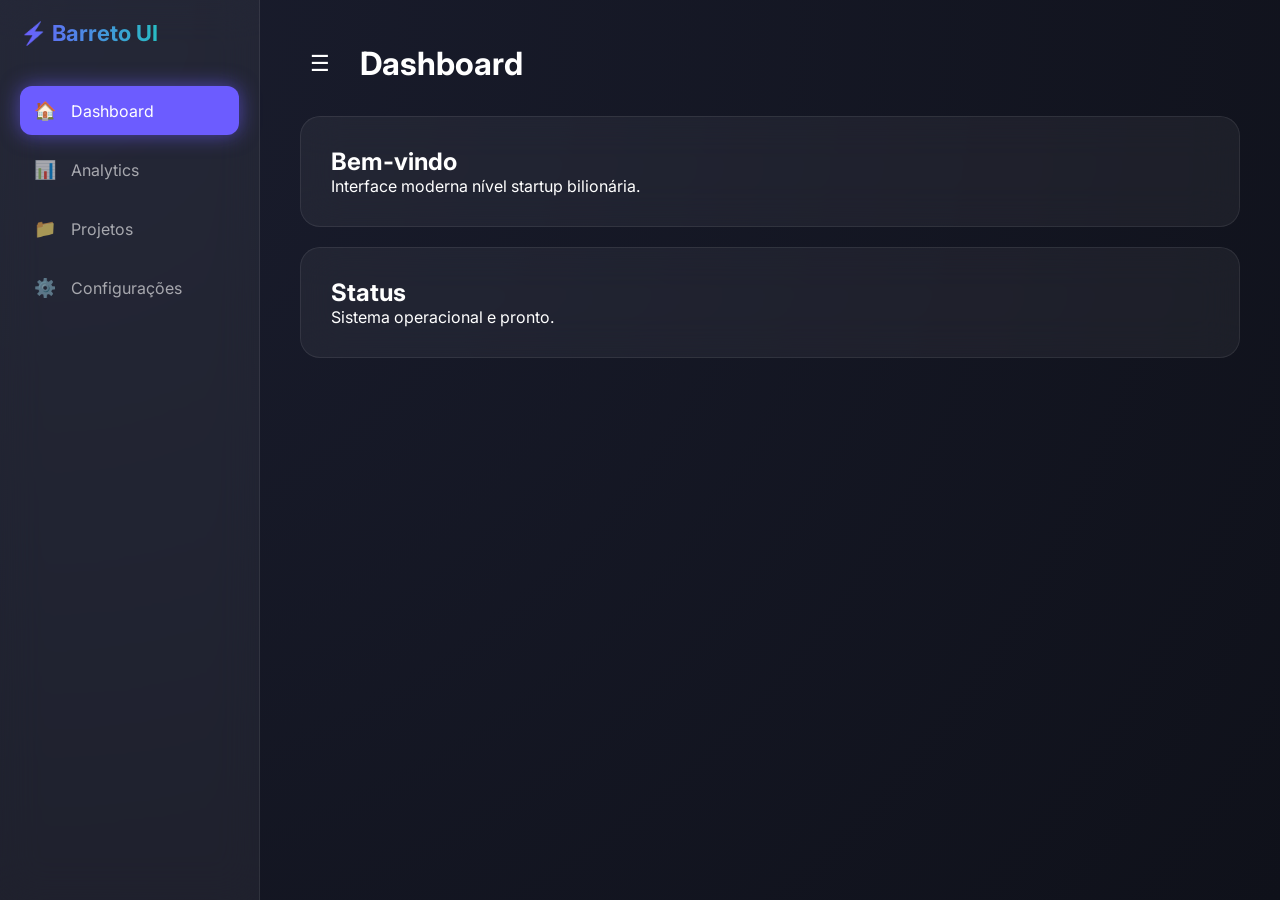
<file: indexx.html>
<!DOCTYPE html>
<html lang="pt-br">
<head>
<meta charset="UTF-8">
<meta name="viewport" content="width=device-width, initial-scale=1.0">
<title>Modern Sidebar</title>

<link rel="preconnect" href="https://fonts.googleapis.com">
<link href="https://fonts.googleapis.com/css2?family=Inter:wght@300;400;600;700&display=swap" rel="stylesheet">

<style>

/* ================= ROOT ================= */

:root{

--bg: #0f111a;
--sidebar: rgba(255,255,255,0.05);
--sidebar-border: rgba(255,255,255,0.08);

--primary: #6C5CFF;
--primary-glow: rgba(108,92,255,0.6);

--text: #ffffff;
--text-secondary: rgba(255,255,255,0.6);

--hover: rgba(255,255,255,0.08);

}

/* ================= BASE ================= */

*{
margin:0;
padding:0;
box-sizing:border-box;
font-family:Inter;
}

body{

background: radial-gradient(circle at top left, #1a1d2e, #0f111a);
height:100vh;
display:flex;
color:var(--text);

}


/* ================= SIDEBAR ================= */

.sidebar{

width:260px;
height:100%;

background:var(--sidebar);

backdrop-filter: blur(20px);
-webkit-backdrop-filter: blur(20px);

border-right:1px solid var(--sidebar-border);

padding:20px;

display:flex;
flex-direction:column;

transition:0.4s;

}


/* Logo */

.logo{

font-size:22px;
font-weight:700;

margin-bottom:40px;

background: linear-gradient(90deg,#6C5CFF,#00F5A0);
-webkit-background-clip:text;
-webkit-text-fill-color:transparent;

}


/* Menu */

.menu{

flex:1;

}

.menu-item{

display:flex;
align-items:center;
gap:15px;

padding:14px;
margin-bottom:10px;

border-radius:12px;

cursor:pointer;

color:var(--text-secondary);

transition:0.25s;

position:relative;
overflow:hidden;

}


/* Glow hover */

.menu-item::before{

content:"";

position:absolute;

left:-100%;
top:0;

width:100%;
height:100%;

background:linear-gradient(90deg, transparent, var(--primary-glow), transparent);

transition:0.5s;

}

.menu-item:hover::before{

left:100%;

}

.menu-item:hover{

background:var(--hover);
color:var(--text);

transform:translateX(5px);

}


/* Active */

.menu-item.active{

background:var(--primary);

color:white;

box-shadow:0 0 20px var(--primary-glow);

}


/* Icon */

.icon{

font-size:18px;

}


/* ================= CONTENT ================= */

.content{

flex:1;

padding:40px;

transition:0.4s;

}


/* Card */

.card{

background: rgba(255,255,255,0.05);

border:1px solid rgba(255,255,255,0.08);

backdrop-filter: blur(20px);

border-radius:20px;

padding:30px;

margin-bottom:20px;

transition:0.3s;

}

.card:hover{

transform:translateY(-5px);
box-shadow:0 10px 30px rgba(0,0,0,0.5);

}


/* ================= TOPBAR ================= */

.topbar{

display:flex;
align-items:center;
gap:20px;

margin-bottom:30px;

}

.menu-toggle{

font-size:22px;
cursor:pointer;

padding:10px;
border-radius:10px;

transition:0.3s;

}

.menu-toggle:hover{

background:var(--hover);

}


/* ================= COLLAPSED ================= */

.sidebar.collapsed{

width:80px;

}

.sidebar.collapsed .logo{

display:none;

}

.sidebar.collapsed .menu-text{

display:none;

}


/* ================= MOBILE ================= */

@media(max-width:800px){

.sidebar{

position:absolute;
z-index:1000;

left:-260px;

}

.sidebar.open{

left:0;

}

}


</style>
</head>
<body>



<div class="sidebar" id="sidebar">

<div class="logo">
⚡ Barreto UI
</div>


<div class="menu">

<div class="menu-item active">

<div class="icon">🏠</div>
<div class="menu-text">Dashboard</div>

</div>


<div class="menu-item">

<div class="icon">📊</div>
<div class="menu-text">Analytics</div>

</div>


<div class="menu-item">

<div class="icon">📁</div>
<div class="menu-text">Projetos</div>

</div>


<div class="menu-item">

<div class="icon">⚙️</div>
<div class="menu-text">Configurações</div>

</div>


</div>

</div>



<div class="content">

<div class="topbar">

<div class="menu-toggle" onclick="toggleMenu()">
☰
</div>

<h1>
Dashboard
</h1>

</div>



<div class="card">

<h2>
Bem-vindo
</h2>

<p>
Interface moderna nível startup bilionária.
</p>

</div>


<div class="card">

<h2>
Status
</h2>

<p>
Sistema operacional e pronto.
</p>

</div>


</div>




<script>


function toggleMenu(){

sidebar.classList.toggle("collapsed")

}


/* Active select */

document.querySelectorAll(".menu-item").forEach(item=>{

item.onclick=()=>{

document.querySelector(".active").classList.remove("active")

item.classList.add("active")

}

})


</script>


</body>
</html>
</file>
